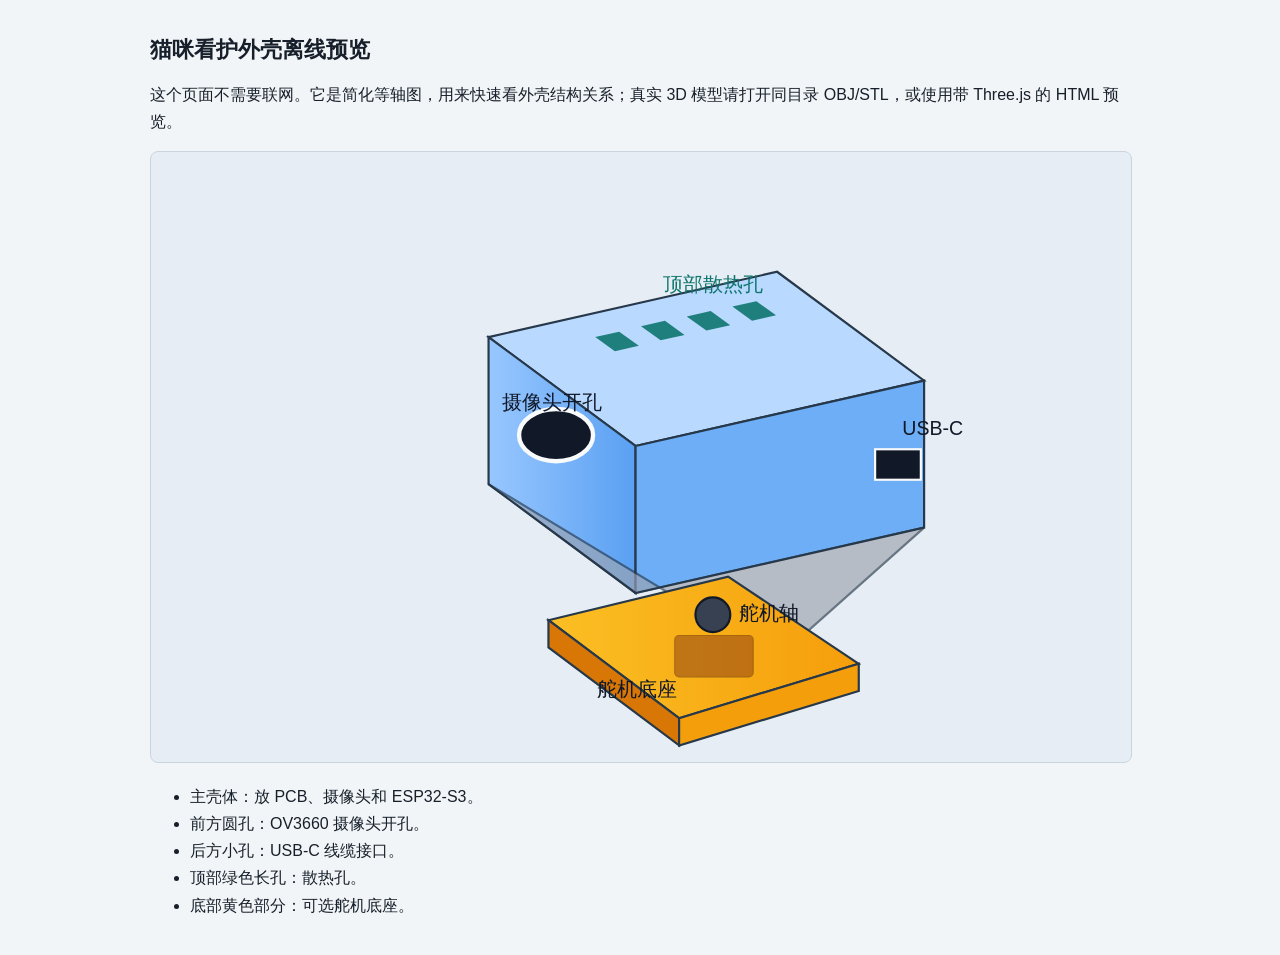
<file: ESP32/cat_watch_esp32s3/hardware/enclosure_preview/cat_watch_enclosure_offline_preview.html>
<!doctype html>
<html lang="zh-CN">
<head>
  <meta charset="utf-8">
  <meta name="viewport" content="width=device-width, initial-scale=1">
  <title>猫咪看护外壳离线预览</title>
  <style>
    body { margin: 0; font-family: Arial, "Microsoft YaHei", sans-serif; background:#f2f5f8; color:#17202a; }
    main { max-width: 980px; margin: 0 auto; padding: 20px; }
    svg { width: 100%; height: auto; background:#e6edf4; border:1px solid #cad5df; border-radius:8px; }
    h1 { font-size:22px; }
    p, li { line-height:1.7; }
  </style>
</head>
<body>
<main>
  <h1>猫咪看护外壳离线预览</h1>
  <p>这个页面不需要联网。它是简化等轴图，用来快速看外壳结构关系；真实 3D 模型请打开同目录 OBJ/STL，或使用带 Three.js 的 HTML 预览。</p>
  <svg viewBox="0 0 900 560" role="img" aria-label="外壳等轴预览">
    <defs>
      <linearGradient id="body" x1="0" x2="1">
        <stop offset="0" stop-color="#98c7ff"/>
        <stop offset="1" stop-color="#5aa0f2"/>
      </linearGradient>
      <linearGradient id="base" x1="0" x2="1">
        <stop offset="0" stop-color="#fbbf24"/>
        <stop offset="1" stop-color="#f59e0b"/>
      </linearGradient>
    </defs>
    <polygon points="310,170 575,110 710,210 445,270" fill="#b9d9ff" stroke="#263849" stroke-width="2"/>
    <polygon points="310,170 445,270 445,405 310,305" fill="url(#body)" stroke="#263849" stroke-width="2"/>
    <polygon points="445,270 710,210 710,345 445,405" fill="#6eaef6" stroke="#263849" stroke-width="2"/>
    <polygon points="310,305 445,405 710,345 575,465" fill="#9ca3af" opacity="0.65" stroke="#263849" stroke-width="2"/>
    <ellipse cx="372" cy="260" rx="34" ry="24" fill="#111827" stroke="#f8fafc" stroke-width="4"/>
    <text x="322" y="236" fill="#111827" font-size="18">摄像头开孔</text>
    <rect x="665" y="273" width="42" height="28" fill="#111827" stroke="#f8fafc" stroke-width="2"/>
    <text x="690" y="260" fill="#111827" font-size="18">USB-C</text>
    <g fill="#0f766e" opacity="0.9">
      <polygon points="408,170 430,165 448,178 426,183"/>
      <polygon points="450,160 472,155 490,168 468,173"/>
      <polygon points="492,151 514,146 532,159 510,164"/>
      <polygon points="534,142 556,137 574,150 552,155"/>
    </g>
    <text x="470" y="128" fill="#0f766e" font-size="18">顶部散热孔</text>
    <polygon points="365,430 530,390 650,470 485,520" fill="url(#base)" stroke="#263849" stroke-width="2"/>
    <polygon points="365,430 485,520 485,545 365,455" fill="#d97706" stroke="#263849" stroke-width="2"/>
    <polygon points="485,520 650,470 650,495 485,545" fill="#f59e0b" stroke="#263849" stroke-width="2"/>
    <text x="410" y="500" fill="#111827" font-size="18">舵机底座</text>
    <rect x="481" y="444" width="72" height="38" rx="4" fill="#7c2d12" opacity="0.45" stroke="#431407"/>
    <circle cx="516" cy="425" r="16" fill="#374151" stroke="#111827" stroke-width="2"/>
    <text x="540" y="430" fill="#111827" font-size="18">舵机轴</text>
  </svg>
  <ul>
    <li>主壳体：放 PCB、摄像头和 ESP32-S3。</li>
    <li>前方圆孔：OV3660 摄像头开孔。</li>
    <li>后方小孔：USB-C 线缆接口。</li>
    <li>顶部绿色长孔：散热孔。</li>
    <li>底部黄色部分：可选舵机底座。</li>
  </ul>
</main>
</body>
</html>
</file>
